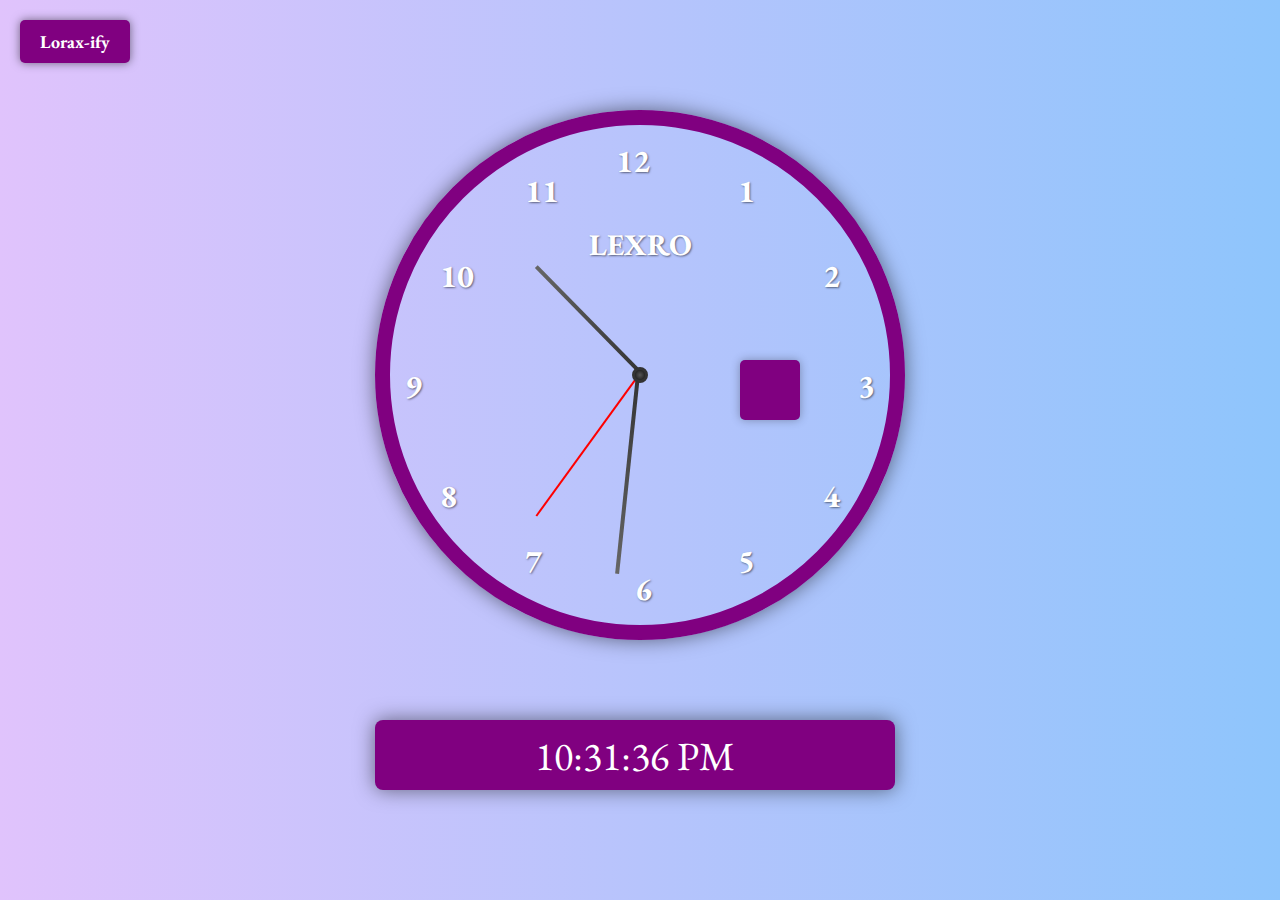
<file: index.html>
<!DOCTYPE html>
<html lang="en">
<head>
  <meta charset="UTF-8">
  <meta name="viewport" content="width=device-width, initial-scale=1.0">
  <link rel="icon" type="image/png" href="https://static.vecteezy.com/system/resources/previews/009/385/347/non_2x/clock-icon-clipart-design-illustration-free-png.png">
  <title>Modsim Clock</title>
  <link rel="stylesheet" href="styles.css">
  <link rel="preconnect" href="https://fonts.googleapis.com">
  <link rel="preconnect" href="https://fonts.gstatic.com" crossorigin>
  <link href="https://fonts.googleapis.com/css2?family=EB+Garamond:ital,wght@0,400..800;1,400..800&family=Roboto:wght@100&family=Space+Grotesk:wght@700&display=swap" rel="stylesheet">
</head>
<body>
  <a href="index2.html" class="nav-button">Lorax-ify</a>
  <div class="clock-container">
    <div class="clock-dial">
      <div class="hour hour-1">1</div>
      <div class="hour hour-2">2</div>
      <div class="hour hour-3">3</div>
      <div class="hour hour-4">4</div>
      <div class="hour hour-5">5</div>
      <div class="hour hour-6">6</div>
      <div class="hour hour-7">7</div>
      <div class="hour hour-8">8</div>
      <div class="hour hour-9">9</div>
      <div class="hour hour-10">10</div>
      <div class="hour hour-11">11</div>
      <div class="hour hour-12">12</div>
      <div class="brand">LEXRO</div>
      <div class="date-display" id="date-display"></div>  

      <div class="minute-hand-wrapper" id="minute-hand">
        <div class="minute-hand">
          <div class="hand"></div>
        </div>
      </div>

      <div class="hour-hand-wrapper" id="hour-hand">
        <div class="hour-hand">
          <div class="hand"></div>
        </div>
      </div>

      <div class="second-hand-wrapper" id="second-hand">
        <div class="second-hand">
          <div class="hand"></div>
        </div>
      </div>

      <div class="point"></div>
    </div>
   <div class="digital-clock" id="digital-clock"></div>
  </div>

  <script src="scripts.js"></script>
</body>
</html>
</file>
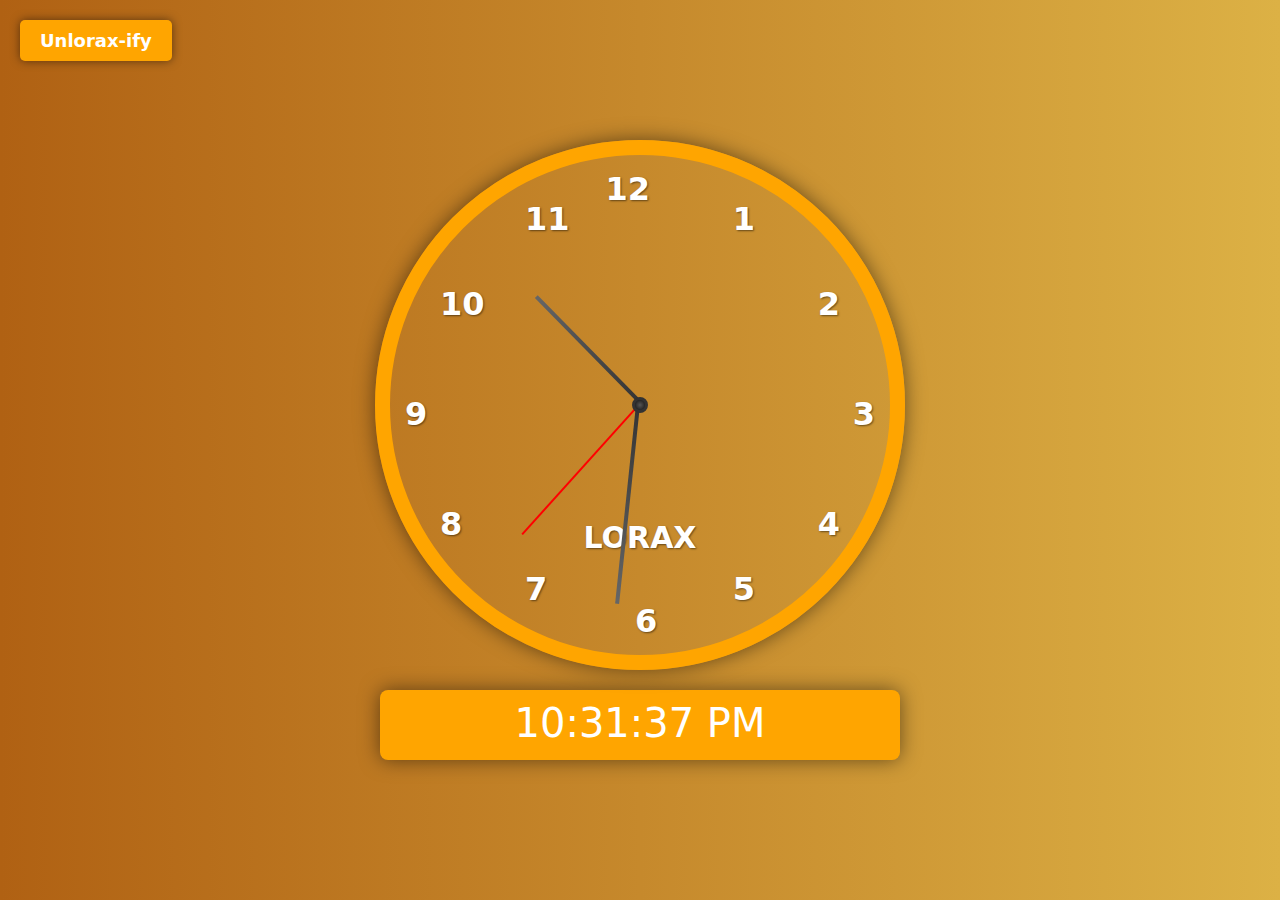
<file: index2.html>
<!DOCTYPE html>
<html lang="en">
<head>
    <meta charset="UTF-8">
    <meta name="viewport" content="width=device-width, initial-scale=1.0">
    <link rel="icon" type="image/png" href="https://static.vecteezy.com/system/resources/previews/009/385/347/non_2x/clock-icon-clipart-design-illustration-free-png.png">
    <title>Modsim Clock</title>
    <link rel="stylesheet" href="styles2.css">
    <link rel="preconnect" href="https://fonts.googleapis.com">
    <link rel="preconnect" href="https://fonts.gstatic.com" crossorigin>
    <link href="https://fonts.googleapis.com/css2?family=Chewy&family=EB+Garamond:ital,wght@0,400..800;1,400..800&family=Roboto:wght@100&family=Space+Grotesk:wght@700&display=swap" rel="stylesheet">
</head>
<body>
    <a href="index.html" class="nav-button">Unlorax-ify</a>
    <div class="clock-container">
        <div class="clock-dial">
            <div class="hour hour-1">1</div>
            <div class="hour hour-2">2</div>
            <div class="hour hour-3">3</div>
            <div class="hour hour-4">4</div>
            <div class="hour hour-5">5</div>
            <div class="hour hour-6">6</div>
            <div class="hour hour-7">7</div>
            <div class="hour hour-8">8</div>
            <div class="hour hour-9">9</div>
            <div class="hour hour-10">10</div>
            <div class="hour hour-11">11</div>
            <div class="hour hour-12">12</div>
            <div class="brand">LORAX</div>

            <div class="minute-hand-wrapper" id="minute-hand">
                <div class="minute-hand">
                    <div class="hand"></div>
                </div>
            </div>

            <div class="hour-hand-wrapper" id="hour-hand">
                <div class="hour-hand">
                    <div class="hand"></div>
                </div>
            </div>

            <div class="second-hand-wrapper" id="second-hand">
                <div class="second-hand">
                    <div class="hand"></div>
                </div>
            </div>

            <div class="point"></div>
        </div>
        <div class="digital-clock" id="digital-clock"></div>
    </div>

    <script src="scripts.js"></script>
</body>
</html>
</file>
<file: styles.css>
body {
    font-family: 'EB Garamond', serif; 
    display: flex;
    justify-content: center;
    align-items: center;
    height: 100vh;
    margin: 0;
    background: linear-gradient(to right, #e0c3fc, #8ec5fc);
}

.nav-button {
    position: absolute;
    top: 20px;
    left: 20px;
    padding: 10px 20px;
    background-color: purple;
    color: #fff;
    font-family: 'EB Garamond', serif; 
    font-size: 18px;
    font-weight: bold;
    border: none;
    border-radius: 5px;
    text-decoration: none;
    box-shadow: 0 0 10px rgba(0, 0, 0, 0.5);
    transition: background-color 0.3s ease, transform 0.3s ease;
}

.nav-button:hover {
    background-color: #8ec5fc;
    transform: scale(1.1);
}

.clock-dial {
    width: 500px;
    height: 500px;
    border: 15px solid purple;
    border-radius: 50%;
    position: relative;
    box-shadow: 0 0 20px rgba(0, 0, 0, 0.5);
    background: url('https://papers.co/wallpaper/papers.co-vy76-wave-color-purple-pattern-background-36-3840x2400-4k-wallpaper.jpg') no-repeat center center;
    background-size: 160%;
}

.hour {
    font-size: 32px;
    font-weight: bold;
    color: #ffffff;
    position: absolute;
    text-shadow: 1px 1px 2px rgba(0, 0, 0, 0.5);
    background-color: rgba(255, 255, 255, 0);
    padding: 5px;
    border-radius: 50%;
    transform-origin: center center;
}

.hour-1 { top: 40px; right: 130px; }
.hour-2 { top: 125px; right: 45px; }
.hour-3 { top: 235px; right: 10px; }
.hour-4 { top: 345px; right: 45px; }
.hour-5 { top: 410px; right: 130px; }
.hour-6 { bottom: 10px; left: 240px; }
.hour-7 { top: 410px; left: 130px; }
.hour-8 { top: 345px; left: 45px; }
.hour-9 { top: 235px; left: 10px; }
.hour-10 { top: 125px; left: 45px; }
.hour-11 { top: 40px; left: 130px; }
.hour-12 { top: 10px; right: 235px;}

.brand {
    position: absolute;
    top: 100px;
    left: 50%;
    transform: translateX(-50%);
    font-weight: bold;
    color: rgb(255, 255, 255);
    font-size: 30px;
    text-shadow: 1px 1px 2px rgba(0, 0, 0, 0.5);
    font-family: 'EB Garamond', serif; 
}


.point {
    width: 10px;
    height: 10px;
    background: radial-gradient(circle, #555, #111); 
    border: 3px solid #333; 
    border-radius: 50%;
    position: absolute;
    top: 50%;
    left: 50%;
    transform: translate(-50%, -50%);
}

.minute-hand-wrapper,
.hour-hand-wrapper,
.second-hand-wrapper {
    position: absolute;
    border-radius: 50%;
    transition: none;
}

.minute-hand-wrapper {
    width: 400px;
    height: 400px;
    top: 50px;
    left: 50px;
}

.minute-hand .hand {
    width: 4px;
    height: 200px;
    background: linear-gradient(to top, #333, #666);
    position: absolute;
    left: 50%;
    transform-origin: bottom center;
}

.hour-hand-wrapper {
    width: 300px;
    height: 300px;
    top: 100px;
    left: 100px;
}

.hour-hand .hand {
    width: 4px;
    height: 150px;
    background: linear-gradient(to top, #333, #666); 
    position: absolute;
    left: 50%;
    transform-origin: bottom center;
}

.second-hand-wrapper {
    width: 350px;
    height: 350px;
    top: 75px;
    left: 75px;
}

.second-hand .hand {
    width: 2px;
    height: 175px;
    background: red;
    position: absolute;
    left: 50%;
    transform-origin: bottom center;
}

.digital-clock {
    font-family: 'EB Garamond', serif; 
    font-size: 40px;
    font-weight: lighter;
    color: #fff;
    text-align: center;
    margin-top: 80px;
    background: purple;
    padding: 10px;
    border-radius: 8px;
    box-shadow: 0 0 20px rgba(0, 0, 0, 0.5);
    height: 50px;
    width: 500px;
}

.date-display {
    position: absolute;
    font-weight: bold;
    top: 235px;
    right: 90px;
    width: 60px;
    height: 60px;
    background-color: purple;
    color: white;
    font-size: 24px;
    display: flex;
    justify-content: center;
    align-items: center;
    font-family: 'EB Garamond', serif; 
    border-radius: 5px;
    box-shadow: 0 0 10px rgba(0, 0, 0, 0.3);
}
</file>
<file: styles2.css>
body {
    font-family: "Chewy", system-ui;
    display: flex;
    justify-content: center;
    align-items: center;
    height: 100vh;
    margin: 0;
    background: linear-gradient(to right, #b06113, #dcb145);
}

.nav-button {
    position: absolute;
    top: 20px;
    left: 20px;
    padding: 10px 20px;
    background-color: orange;
    color: #fff;
    font-family: "Chewy", system-ui;
    font-size: 18px;
    font-weight: bold;
    border: none;
    border-radius: 5px;
    text-decoration: none;
    box-shadow: 0 0 10px rgba(0, 0, 0, 0.5);
    transition: background-color 0.3s ease, transform 0.3s ease;
}

.nav-button:hover {
    background-color: #d85a1b;
    transform: scale(1.1);
}

.clock-container {
    display: flex;
    flex-direction: column;
    align-items: center;
}

.clock-dial {
    width: 500px;
    height: 500px;
    border: 15px solid orange;
    border-radius: 50%;
    position: relative;
    box-shadow: 0 0 20px rgba(0, 0, 0, 0.5);
    background: url('https://w0.peakpx.com/wallpaper/832/135/HD-wallpaper-the-lorax-lorax-movie-seuss-dr.jpg') no-repeat center center;
    background-size: 190%;
}

.hour {
    font-size: 32px;
    font-weight: bold;
    color: #ffffff;
    position: absolute;
    text-shadow: 1px 1px 2px rgba(0, 0, 0, 0.5);
    background-color: rgba(255, 255, 255, 0);
    padding: 5px;
    border-radius: 50%;
    transform-origin: center center;
}

.hour-1 { top: 40px; right: 130px; }
.hour-2 { top: 125px; right: 45px; }
.hour-3 { top: 235px; right: 10px; }
.hour-4 { top: 345px; right: 45px; }
.hour-5 { top: 410px; right: 130px; }
.hour-6 { bottom: 10px; left: 240px; }
.hour-7 { top: 410px; left: 130px; }
.hour-8 { top: 345px; left: 45px; }
.hour-9 { top: 235px; left: 10px; }
.hour-10 { top: 125px; left: 45px; }
.hour-11 { top: 40px; left: 130px; }
.hour-12 { top: 10px; right: 235px;}

.brand {
    position: absolute;
    bottom: 100px;
    left: 50%;
    transform: translateX(-50%);
    font-weight: bold;
    color: rgb(255, 255, 255);
    font-size: 30px;
    text-shadow: 1px 1px 2px rgba(0, 0, 0, 0.5);
    font-family: "Chewy", system-ui;
}

.point {
    width: 10px;
    height: 10px;
    background: radial-gradient(circle, #555, #111); 
    border: 3px solid #333; 
    border-radius: 50%;
    position: absolute;
    top: 50%;
    left: 50%;
    transform: translate(-50%, -50%);
}

.minute-hand-wrapper,
.hour-hand-wrapper,
.second-hand-wrapper {
    position: absolute;
    border-radius: 50%;
    transition: none;
}

.minute-hand-wrapper {
    width: 400px;
    height: 400px;
    top: 50px;
    left: 50px;
}

.minute-hand .hand {
    width: 4px;
    height: 200px;
    background: linear-gradient(to top, #333, #666);
    position: absolute;
    left: 50%;
    transform-origin: bottom center;
}

.hour-hand-wrapper {
    width: 300px;
    height: 300px;
    top: 100px;
    left: 100px;
}

.hour-hand .hand {
    width: 4px;
    height: 150px;
    background: linear-gradient(to top, #333, #666); 
    position: absolute;
    left: 50%;
    transform-origin: bottom center;
}

.second-hand-wrapper {
    width: 350px;
    height: 350px;
    top: 75px;
    left: 75px;
}

.second-hand .hand {
    width: 2px;
    height: 175px;
    background: red;
    position: absolute;
    left: 50%;
    transform-origin: bottom center;
}

.digital-clock {
    font-family: "Chewy", system-ui;
    font-size: 40px;
    font-weight: lighter;
    color: #fff;
    text-align: center;
    margin-top: 20px;
    background: orange;
    padding: 10px;
    border-radius: 8px;
    box-shadow: 0 0 20px rgba(0, 0, 0, 0.5);
    height: 50px;
    width: 500px;
}

.date-display {
    position: absolute;
    font-weight: bold;
    top: 235px;
    right: 90px;
    width: 60px;
    height: 60px;
    background-color: orange;
    color: white;
    font-size: 24px;
    display: flex;
    justify-content: center;
    align-items: center;
    font-family: "Chewy", system-ui;
    border-radius: 5px;
    box-shadow: 0 0 10px rgba(0, 0, 0, 0.3);
}
</file>
